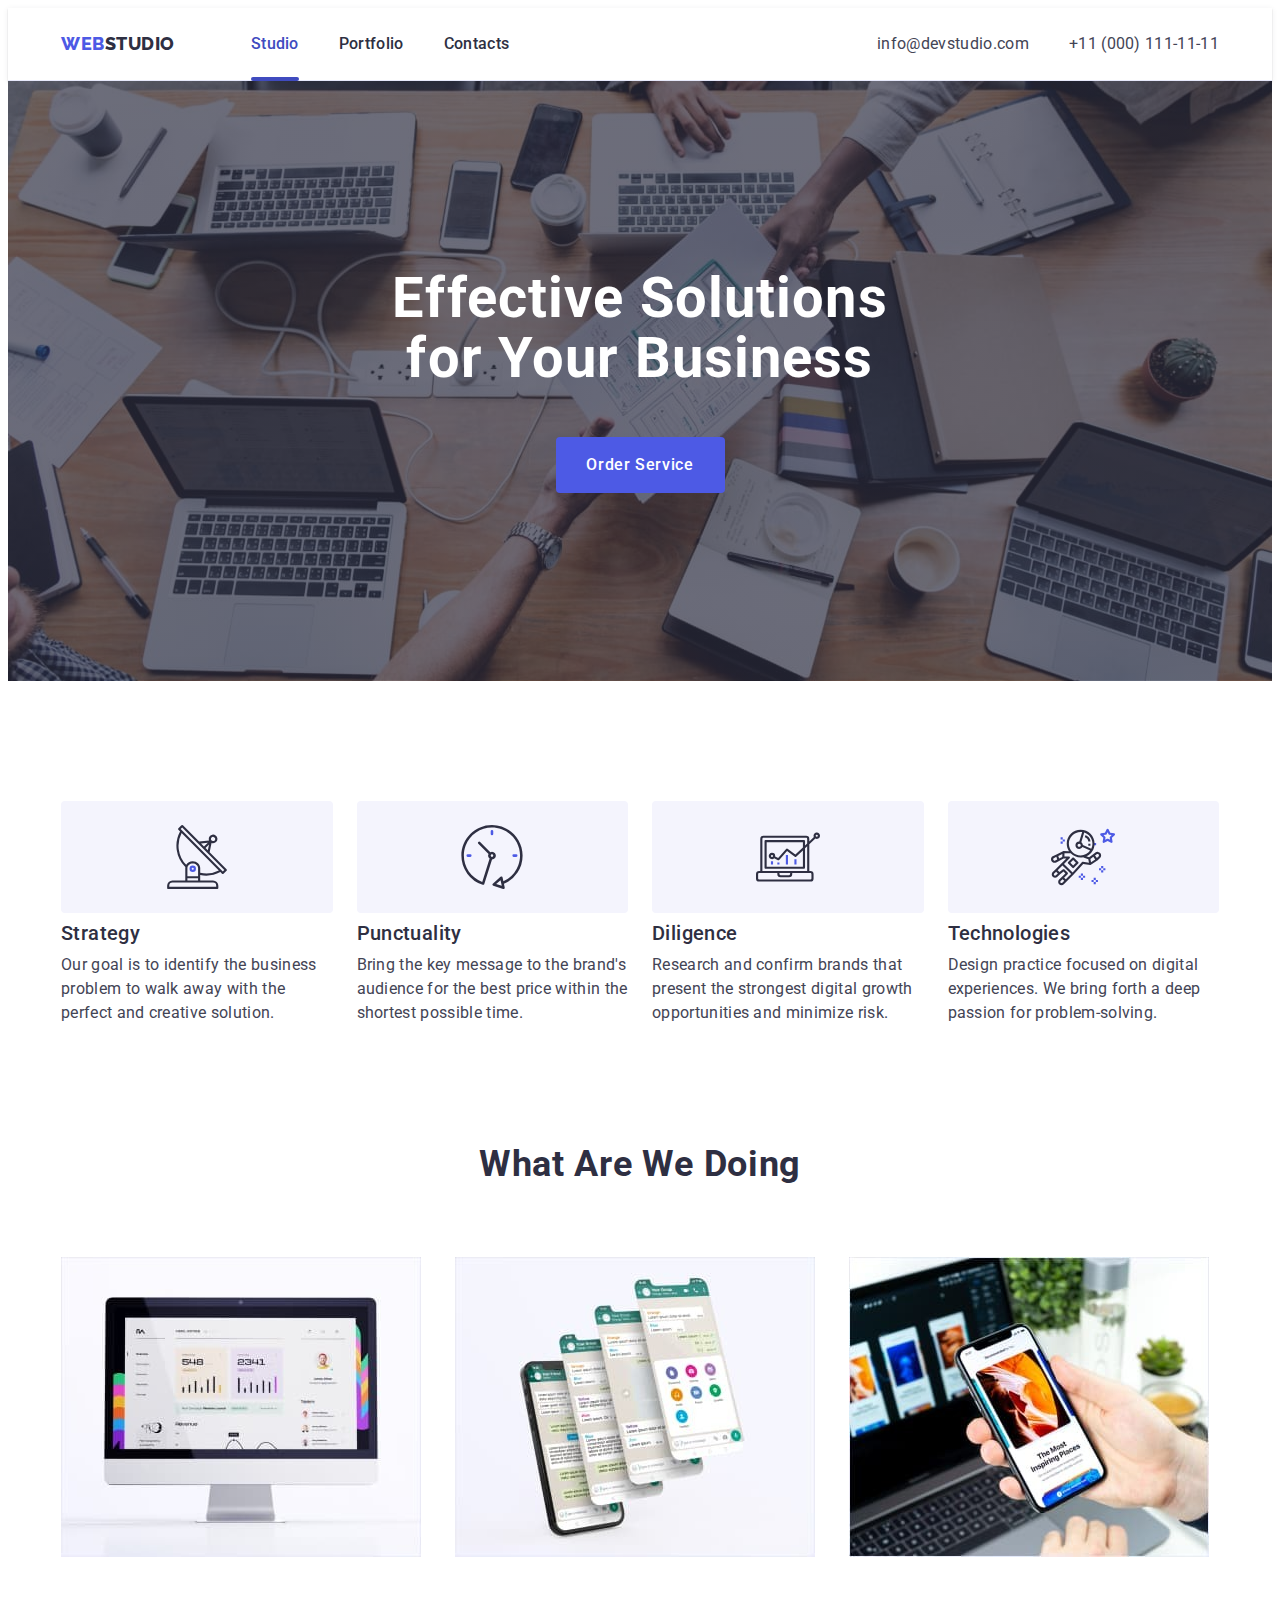
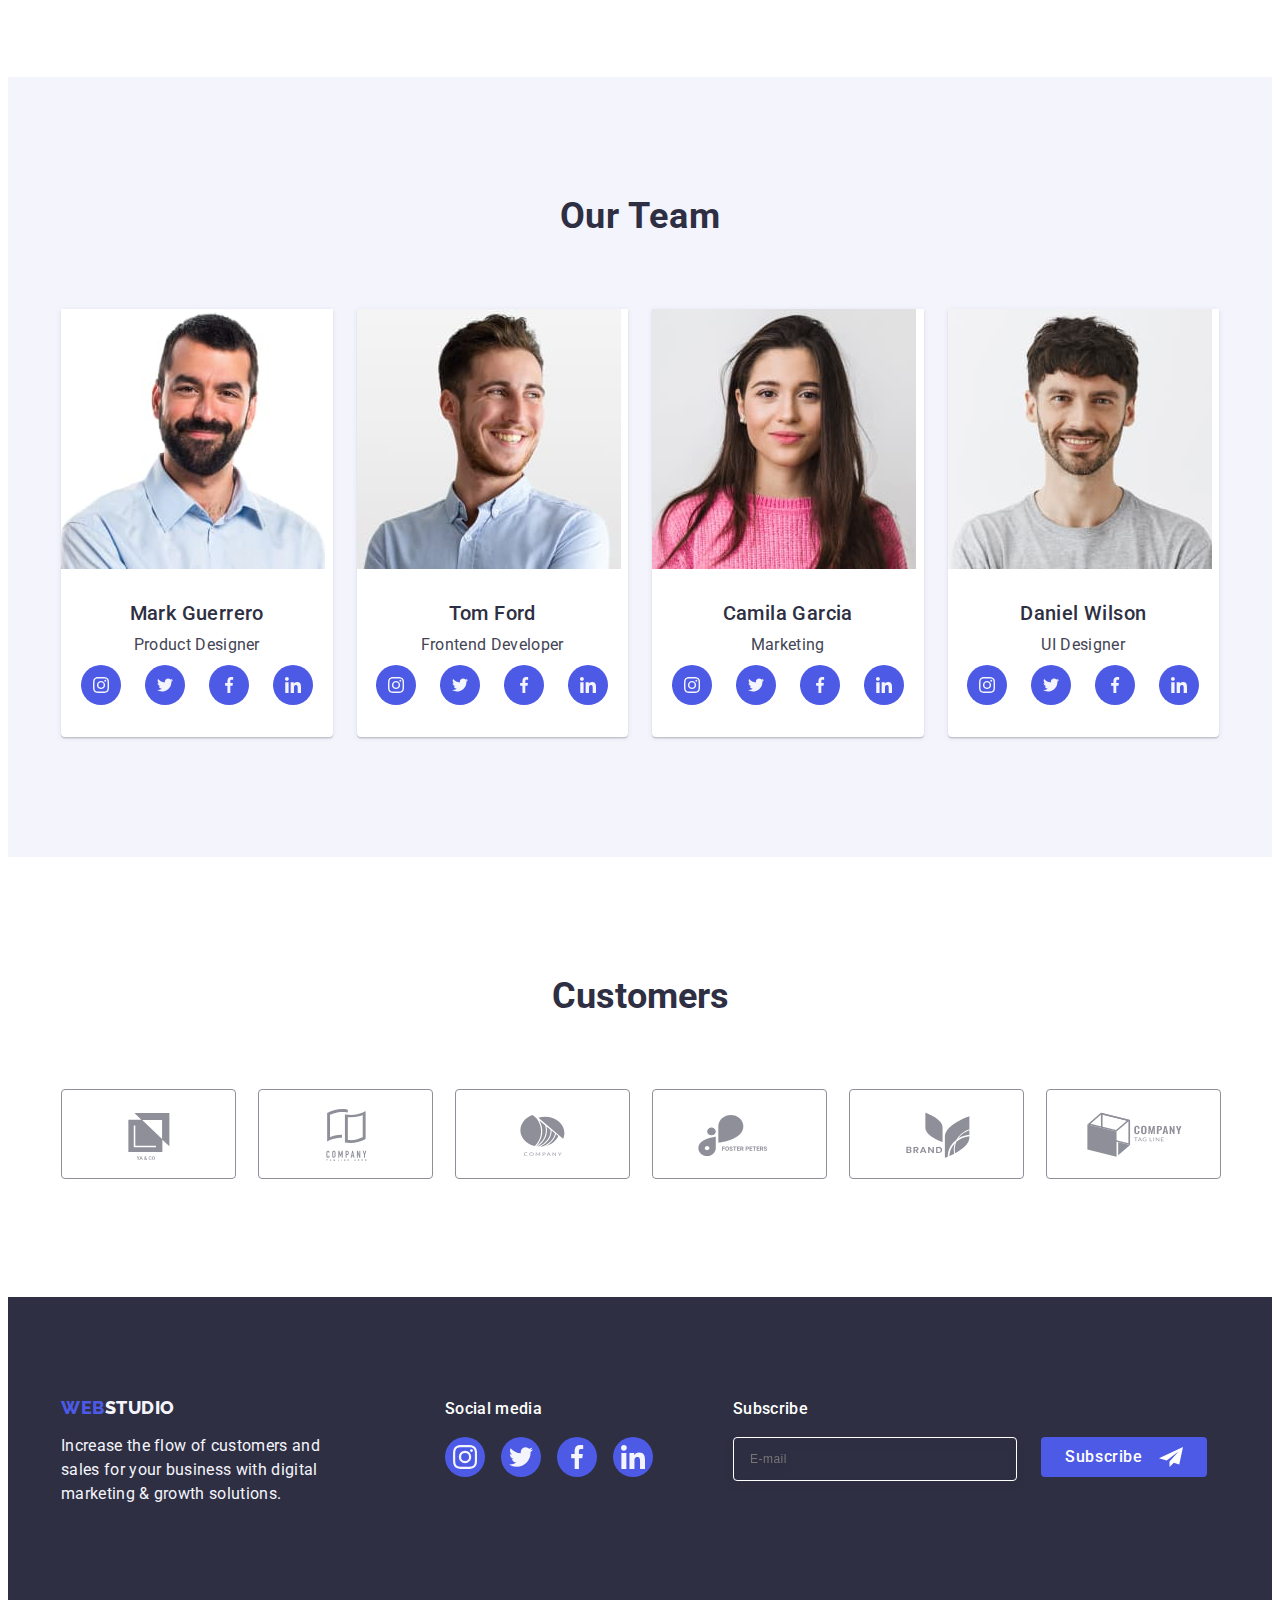
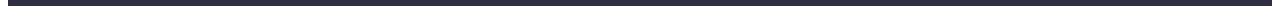
<file: index.html>
<!DOCTYPE html>
<html lang="en">
  <head>
    <meta charset="UTF-8" />
    <meta name="viewport" content="width=device-width, initial-scale=1.0" /> 
    <link rel="stylesheet" href="https://cdnjs.cloudflare.com/ajax/libs/modern-normalize/2.0.0/modern-normalize.min.css" integrity="sha512-4xo8blKMVCiXpTaLzQSLSw3KFOVPWhm/TRtuPVc4WG6kUgjH6J03IBuG7JZPkcWMxJ5huwaBpOpnwYElP/m6wg==" crossorigin="anonymous" referrerpolicy="no-referrer" />
    <link rel="stylesheet" href="./css/styles.css">
    <link rel="preconnect" href="https://fonts.googleapis.com">
   <link rel="preconnect" href="https://fonts.gstatic.com" crossorigin>
   <link href="https://fonts.googleapis.com/css2?family=Raleway:wght@800&family=Roboto:wght@400;500;700;900&display=swap" rel="stylesheet">
   
    <title>Studio</title>
   

  </head>
  <body>
    <header class="header">
      <div class="header-html container">

 <nav class="header-navigation">
        <a href="./index.html" class="header-logo link">Web<span class="header-logo-studio">Studio</span></a>
        <ul class="header-menu-list list">
          <li class="header-menu-item"><a href="./index.html" class="header-menu-link current link">Studio</a></li>
          <li class="header-menu-item"><a  href="./portfolio.html" class="header-menu-link link">Portfolio</a></li>
          <li class="header-menu-item"><a  href="" class="header-menu-link link">Contacts</a></li>
        </ul>
      </nav>       
      <address class="header-address">
        <ul class="header-address-list list">
          <li class="header-address-item">
            <a href="mailto:info@devstudio.com" class="header-address-link link">info@devstudio.com</a>
          </li >
          <li class="header-address-item">
            <a href="tel:+110001111111" class="header-address-link link"> +11 (000) 111-11-11</a></li>
        </ul>
      </address> 
      </div>   
    </header>
    <main class="main-one">
      <!-- Section 1 -->
      
      <section class="section-one">
        <div class="container">
        <h1 class="main-one-title">Effective Solutions for Your Business</h1>
        <button class="section-one-button" type="button" data-modal-open >Order Service</button>
        </div>
      </section>

      <!-- Section 2 -->
      <section class="advantages">
        <div class="container">
        <h2 class="visually-hidden">advantages</h2>
        <ul class="advantages-list list">
        
          <li class="advantages-item">
            <div class="advantages-icon">
              <svg class="icon-antenna" width="64" height="64">
                <use href="./images/icons.svg#icon-antenna-1">
                </use>
              </svg>
            </div>
            <h3 class="advantages-subtitle">Strategy</h3>
            <p class="advantages-text">
              Our goal is to identify the business problem to walk away with the
              perfect and creative solution.
            </p>
          </li>

          <li class="advantages-item"> 
            <div class="advantages-icon">
              <svg class="icon-clock" width="64" height="64">
                <use href="./images/icons.svg#icon-clock-1">

                </use>
              </svg>
            </div>
            <h3 class="advantages-subtitle">Punctuality</h3>
            <p class="advantages-text">
              Bring the key message to the brand's audience for the best price
              within the shortest possible time.
            </p>
          </li>

          <li class="advantages-item">
            <div class="advantages-icon">
              <svg class="icon-diagram" width="64" height="64">
                <use href="./images/icons.svg#icon-diagram-1">

                </use>
              </svg>
            </div>
            <h3 class="advantages-subtitle">Diligence</h3>
            <p class="advantages-text">
              Research and confirm brands that present the strongest digital
              growth opportunities and minimize risk.
            </p>
          </li>
          <li class="advantages-item">
            <div class="advantages-icon">
              <svg class="icon-astronaut" width="64" height="64">
                <use href="./images/icons.svg#icon-astronaut">

                </use>
              </svg>
            </div>
            <h3 class="advantages-subtitle">Technologies</h3>
            <p class="advantages-text">
              Design practice focused on digital experiences. We bring forth a
              deep passion for problem-solving.
            </p>
          </li>
         
        </ul>
        </div>
      </section>

      <!-- Section 3 -->
      <section class="doing">
        <div class="container">
        <h2 class="doing-title">What are we doing</h2>
        <ul class="doing-list list">
          <li class="doing-item">
            <img
              src="./images/monitor.jpg"
              alt="monitor"
              width="360"
              height="300"
            />
          </li>
          <li class="doing-item">
            <img
              src="./images/smartphons.jpg"
              alt="smartphons"
              width="360"
              height="300"
            />
          </li>
          <li class="doing-item">
            <img
              src="./images/smartphon.jpg"
              alt="smartphon"
              width="360"
              height="300"
            />
          </li>
        </ul>
        </div>
      </section>
      <!-- Section 4 -->
      <section class="team">
        <div class="container">
        <h2 class="team-title">Our Team</h2>
        <ul class="team-list list">
          <li class="team-item">
            <img src="./images/mark.jpg" alt="Mark" width="264" height="260" />
             <div class="name">
              <h3 class="team-subtitle">Mark Guerrero</h3>
                <p class="team-text">Product Designer</p>
                  <ul class="team-social list">
                    <li class="team-item-social">
                      <a href="" class="icon-social">
                        <svg class="team-soc" width="16" height="16">
                          <use href="./images/icons.svg#icon-instagram-team">
                          </use>
                        </svg>
                     </a>
                   </li>
                   <li class="team-item-social">
                     <a href="" class="icon-social">
                       <svg class="team-soc" width="16" height="16">
                        <use href="./images/icons.svg#icon-twitter-team">
                        </use>
                       </svg>
                    </a>
                  </li>
                  <li class="team-item-social">
                   <a href="" class="icon-social">
                    <svg class="team-soc" width="16" height="16">
                     <use href="./images/icons.svg#icon-facebook-team">
                     </use>
                   </svg>
                  </a>
                </li>
                <li class="team-item-social">
                <a class="icon-social">
                  <svg class="team-soc" width="16" height="16">
                    <use href="./images/icons.svg#icon-linkedin-team">
                    </use>
                  </svg>
                </a>
              </li>
                 </ul>
             </div>
          </li>
          <li class="team-item">
            <img src="./images/tom.jpg" alt="Tom" width="264" height="260" />
            <div class="name">
            <h3 class="team-subtitle">Tom Ford</h3>
            <p class="team-text">Frontend Developer</p>
             <ul class="team-social list">
              <li class="team-item-social">
                <a href="" class="icon-social">
                  <svg class="team-soc" width="16" height="16">
                    <use href="./images/icons.svg#icon-instagram-team">

                    </use>
                  </svg>
                </a>
              </li>
              <li class="team-item-social">
                <a href="" class="icon-social">
                  <svg class="team-soc" width="16" height="16">
                    <use href="./images/icons.svg#icon-twitter-team">

                    </use>
                  </svg>
                </a>
              </li>
              <li class="team-item-social">
                <a href="" class="icon-social">
                  <svg class="team-soc" width="16" height="16">
                    <use href="./images/icons.svg#icon-facebook-team">

                    </use>
                  </svg>

                </a>
              </li>
              <li class="team-item-social">
                <a class="icon-social">
                  <svg class="team-soc" width="16" height="16">
                    <use href="./images/icons.svg#icon-linkedin-team">

                    </use>

                  </svg>
                </a>
              </li>
            </ul>
            </div>
          </li>
          <li class="team-item">
            <img
              src="./images/camila.jpg"
              alt="Camila"
              width="264"
              height="260"
            />
            <div class="name">
            <h3 class="team-subtitle">Camila Garcia</h3>
            <p class="team-text">Marketing</p>
             <ul class="team-social list">
              <li class="team-item-social">
                <a href="" class="icon-social">
                  <svg class="team-soc" width="16" height="16">
                    <use href="./images/icons.svg#icon-instagram-team">

                    </use>
                  </svg>
                </a>
              </li>
              <li class="team-item-social">
                <a href="" class="icon-social">
                  <svg class="team-soc" width="16" height="16">
                    <use href="./images/icons.svg#icon-twitter-team">

                    </use>
                  </svg>
                </a>
              </li>
              <li class="team-item-social">
                <a href="" class="icon-social">
                  <svg class="team-soc" width="16" height="16">
                    <use href="./images/icons.svg#icon-facebook-team">

                    </use>
                  </svg>

                </a>
              </li>
              <li class="team-item-social">
                <a class="icon-social">
                  <svg class="team-soc" width="16" height="16">
                    <use href="./images/icons.svg#icon-linkedin-team">

                    </use>

                  </svg>
                </a>
              </li>
            </ul>
            </div>
          </li>
          <li class="team-item">
            <img
              src="./images/daniel.jpg"
              alt="Daniel"
              width="264"
              height="260"
            />
            <div class="name">
            <h3 class="team-subtitle">Daniel Wilson</h3>
            <p class="team-text">UI Designer</p>
             <ul class="team-social list">
              <li class="team-item-social">
                <a href="" class="icon-social">
                  <svg class="team-soc" width="16" height="16">
                    <use href="./images/icons.svg#icon-instagram-team">

                    </use>
                  </svg>
                </a>
              </li>
              <li class="team-item-social">
                <a href="" class="icon-social">
                  <svg class="team-soc" width="16" height="16">
                    <use href="./images/icons.svg#icon-twitter-team">

                    </use>
                  </svg>
                </a>
              </li>
              <li class="team-item-social">
                <a href="" class="icon-social">
                  <svg class="team-soc" width="16" height="16">
                    <use href="./images/icons.svg#icon-facebook-team">

                    </use>
                  </svg>

                </a>
              </li>
              <li class="team-item-social">
                <a href= "" class="icon-social">
                  <svg class="team-soc" width="16" height="16">
                    <use href="./images/icons.svg#icon-linkedin-team">

                    </use>

                  </svg>
                </a>
              </li>
            </ul>
            </div>
          </li>
        </ul>
        </div>
      </section>
      <section class="customers">
        <div class="container">
          <h2 class="customers-title">Customers</h2>
          <ul class="customers-list list">
            <li class="customers-item">
              <a href="" class="customers-icon">
                <svg class="icon-one" width="104" height="56">
                  <use href="./images/icons.svg#icon-Logo-1">

                  </use>
                </svg>

              </a>
            </li>
            <li class="customers-item">
               <a href="" class="customers-icon">
                <svg class="icon-one" width="104" height="56">
                  <use href="./images/icons.svg#icon-Logo-2-1">

                  </use>
                </svg>

              </a>
            </li>
           <li class="customers-item">
             <a href="" class="customers-icon">
                <svg class="icon-one" width="104" height="56">
                  <use href="./images/icons.svg#icon-Logo-3-1">

                  </use>
                </svg>

              </a>
           </li>
           <li class="customers-item">
             <a href="" class="customers-icon">
                <svg class="icon-one" width="104" height="56">
                  <use href="./images/icons.svg#icon-Logo-4-1">

                  </use>
                </svg>

              </a>
           </li>
           <li class="customers-item">
             <a href="" class="customers-icon">
                <svg class="icon-one" width="104" height="56">
                  <use href="./images/icons.svg#icon-Logo-5-1">

                  </use>
                </svg>

              </a>
           </li>
           <li class="customers-item">
             <a href="" class="customers-icon">
                <svg class="icon-one" width="104" height="56">
                  <use href="./images/icons.svg#icon-Logo-6-1">

                  </use>
                </svg>

              </a>
           </li>



          </ul>
        </div>
      </section>
    </main>

   <footer class="footer">
    <div class="container footer-container">
      <div class="footer-container-webstudio">
      <a class="footer-link link" href="./index.html">Web<span class="footer-link-studio">Studio</span></a>
      <p class="footer-text">
        Increase the flow of customers and sales for your business with digital
        marketing & growth solutions.
      </p>
      </div>
      <div class="footer-social">
        <p class="footer-social-text">Social media</p>
        <ul class="footer-social-list list">
          <li class="footer-social-item">
            <a href="" class="footer-icons">
              <svg class="footer-social-icons" width="24" height="24">
                <use href="./images/icons.svg#icon-instagram-2">
                </use>
              </svg>
            </a>
          </li>
          <li class="footer-social-item">
            <a  href="" class="footer-icons">
              <svg class="footer-social-icons" width="24" height="24">
                <use href="./images/icons.svg#icon-twitter-1">
                </use>
              </svg>
            </a>
          </li>
          <li class="footer-social-item">
            <a href="" class="footer-icons">
              <svg class="footer-social-icons" width="24" height="24">
                <use href="./images/icons.svg#icon-facebook-1">
                </use>
              </svg>
            </a>
          </li>
          <li class="footer-social-item">
         <a href="" class="footer-icons">
              <svg class="footer-social-icons" width="24" height="24">
                <use href="./images/icons.svg#icon-linkedin-1">
                </use>
              </svg>
            </a>    
          </li>
        </ul>
      </div>
      <div class="subscribe">
        <p class="subscribe-text">Subscribe</p>
        <form class="subscribe-form">
          <label class="subscribe-label">
            <input  class="subscribe-input" name="emailaddress" type="email" placeholder="E-mail" /></label>
            <button class="subscribe-button" type="submit">Subscribe
<svg class="subscribe-svg" width="24" height="24">
  <use href="./images/icons.svg#icon-Frame">

  </use>

</svg>
            </button>
        </form>

      </div>
    
      </div>
    </footer>
    <div class="backdrop is-hidden" data-modal>
<div class="modal-window">
  <button class="modal-close-btn" type="button" data-modal-close>

  <svg class="modal-svg" width="8" height="8">
    <use href="./images/icons.svg#icon-modal">

    </use>

  </svg>

  </button>
  <p class="modal-text">Leave your contacts and we will call you back


  </p>

  <form>
    <div class="modal-input">
     <label class="form-label" for="user-name">Name</label>
      <div class="form-input-svg">
      <input class="form-input" id="user-name" name="user-name" type="text" />
       <svg class="form-svg" width="18" height="24">
        <use class="use-person" href="./images/icons.svg#icon-person-black">
        </use>
       </svg>
     </div>
    </div> 


 <div class="modal-input">
     <label class="form-label" for="user-phone">Phone
     </label>
      <div class="form-input-svg">
      <input class="form-input" id="user-phone" name="user-phone" type="text" />
       <svg class="form-svg" width="18" height="24">
        <use href="./images/icons.svg#icon-phone-black">
        </use>
       </svg>
     </div>
    </div>

    <div class="modal-input">
     <label class="form-label" for="user-email">Email</label>
      <div class="form-input-svg">
      <input class="form-input" id="user-email" name="user-email" type="text" />
       <svg class="form-svg" width="18" height="24">
        <use href="./images/icons.svg#icon-email-black">
        </use>
       </svg>
     </div>
    </div>

    <div class="modal-comments">
      <label class="form-label" for="user-comment">Comment</label>
<textarea  class="textarea" name="user-comment" id="user-comment" cols="30" rows="10" placeholder="Text input" ></textarea>

    </div>

    <div class="div-checkbox">
      <input  type="checkbox" class="input-checkbox visually-hidden" name="user-privacy" id="user-privacy" value="true">
      <label  class="label-checkbox" for="user-privacy"><span class="span-checkbox"><svg width="10" height="8">
          <use href="./images/icons.svg#icon-Vector">

          </use>
        </svg></span>I accept the terms and conditions of the
              
     
  
    
      <a  class="checkbox-link" href="">Privacy Policy</a>
     </label>

    </div>
    <button class="form-btn">Send

    </button>
  </form>

</div>
    </div>
    <script src="./js/modal.js"></script> 

      
  </body>
</html>
</file>
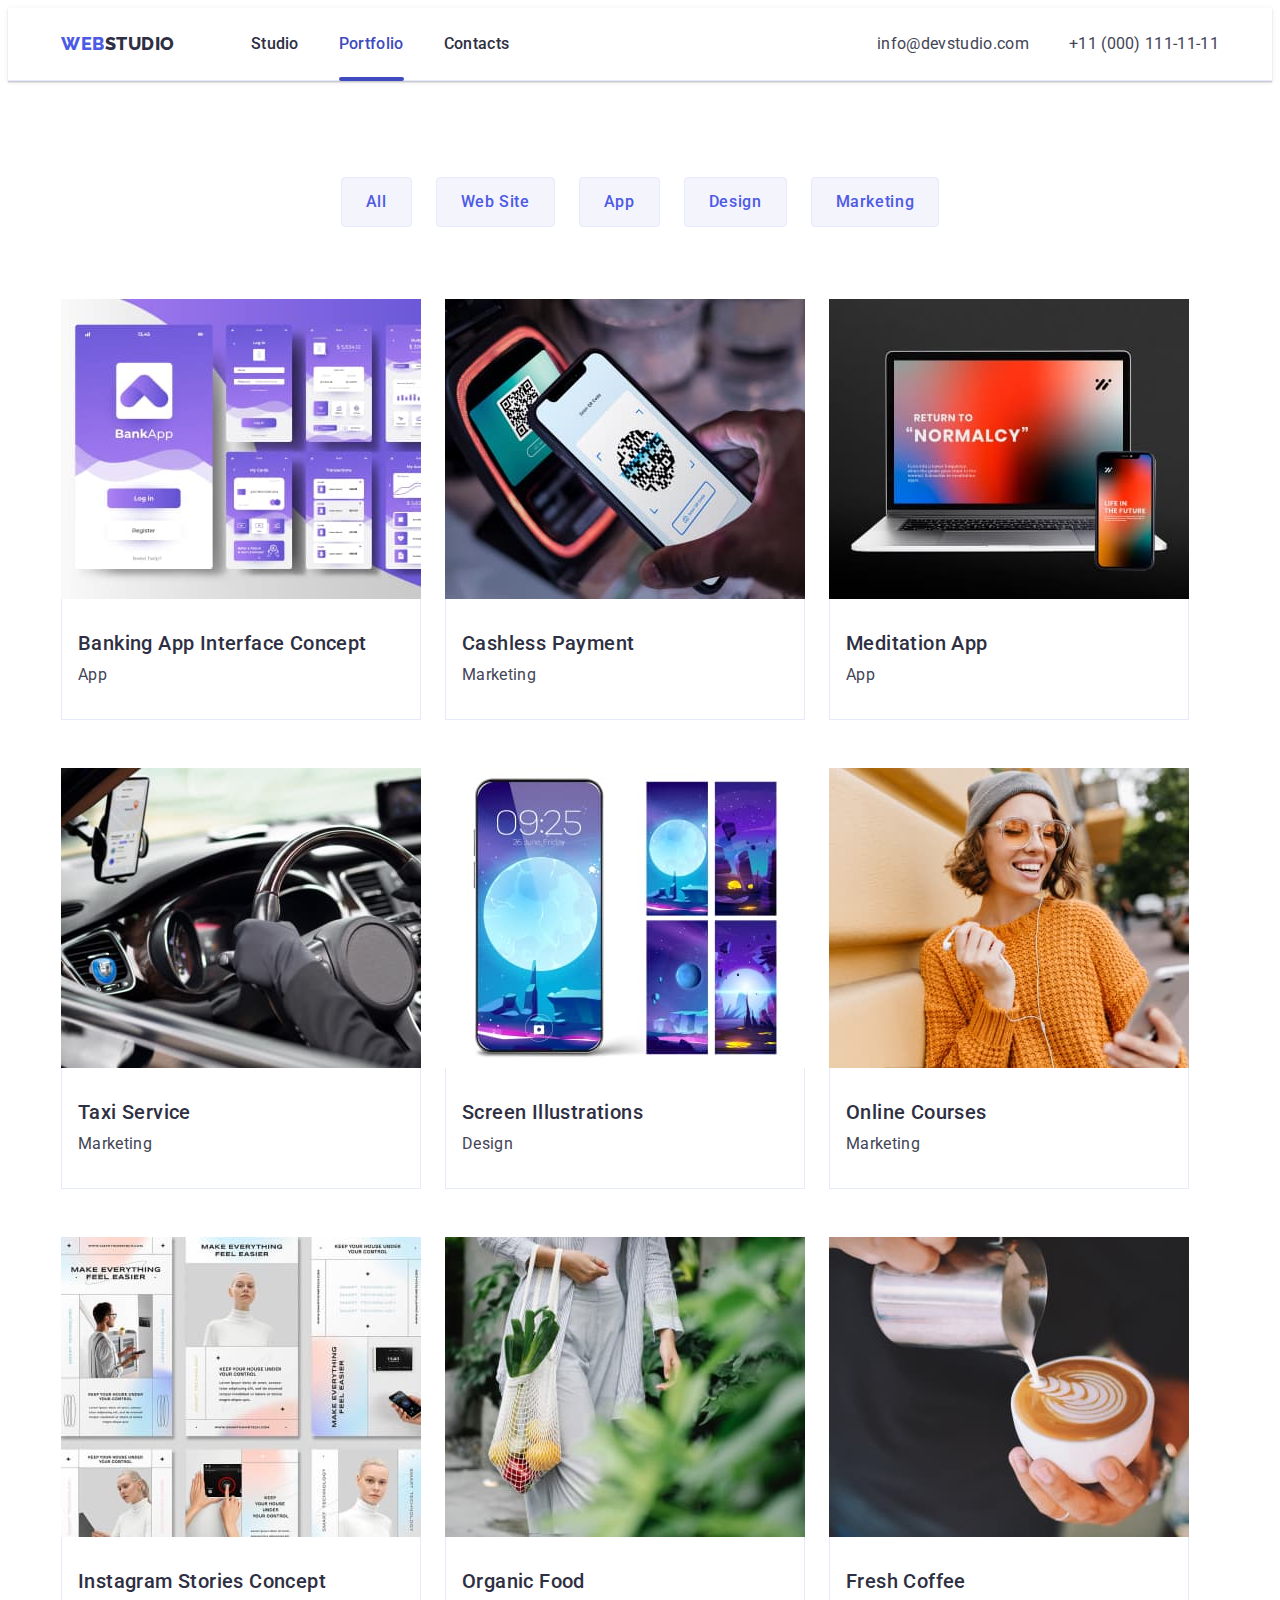
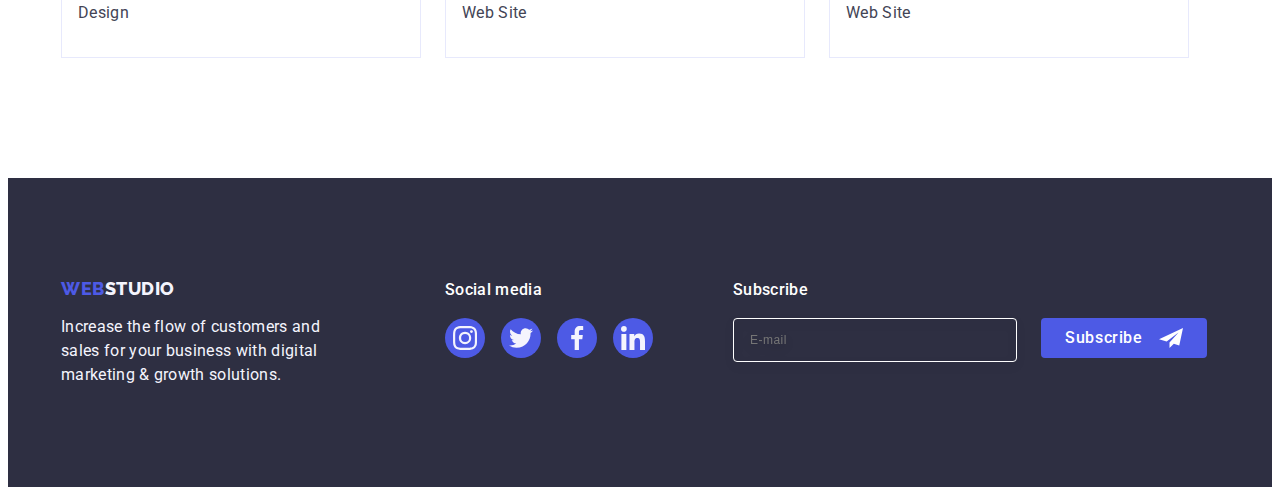
<file: portfolio.html>
<!DOCTYPE html>
<html lang="en">
<head>
    <meta charset="UTF-8">
    <meta name="viewport" content="width=device-width, initial-scale=1.0">
<link rel="stylesheet" href="https://cdnjs.cloudflare.com/ajax/libs/modern-normalize/2.0.0/modern-normalize.min.css" integrity="sha512-4xo8blKMVCiXpTaLzQSLSw3KFOVPWhm/TRtuPVc4WG6kUgjH6J03IBuG7JZPkcWMxJ5huwaBpOpnwYElP/m6wg==" crossorigin="anonymous" referrerpolicy="no-referrer" />
    <link rel="stylesheet" href="./css/styles.css">
    <link rel="preconnect" href="https://fonts.googleapis.com">
   <link rel="preconnect" href="https://fonts.gstatic.com" crossorigin>
   <link href="https://fonts.googleapis.com/css2?family=Raleway:wght@800&family=Roboto:wght@400;500;700&display=swap" rel="stylesheet">
    <title>Portfolio</title>
  
</head>
<body>
    <header class="header">
      <div class="container-nav-portfolio container">
      <nav class="header-navigation">
        <a href="./portfolio.html" class="header-logo link">Web<span class="header-logo-studio">Studio</span></a>
        <ul class="header-menu-list list">
          <li class="header-menu-item"><a href="./index.html" class="header-menu-link link">Studio</a></li>
          <li class="header-menu-item"><a  href="./portfolio.html" class="header-menu-link current link">Portfolio</a></li>
          <li class="header-menu-item"><a  href="" class="header-menu-link link">Contacts</a></li>
        </ul>
      </nav>       
      <address class="header-address">
        <ul class="header-address-list list">
          <li class="header-address-item">
            <a href="mailto:info@devstudio.com" class="header-address-link link">info@devstudio.com</a>
          </li >
          <li class="header-address-item">
            <a href="tel:+110001111111" class="header-address-link link"> +11 (000) 111-11-11</a></li>
        </ul>
      </address> 
      </div>  
    </header>
    <main class="main">
       
        <!-- section 1 -->
        <section class="hero">
          <div class="container">
           <h1  class="visually-hidden">buttons</h1>
        <ul class="section-button-list list">
            <li class="button-item"><button class="button-all" type="button">All</button></li>
            <li class="button-item"><button class="button-all" type="button">Web Site</button></li>
            <li class="button-item"><button class="button-all" type="button">App</button></li>
            <li class="button-item"><button class="button-all" type="button">Design</button></li>
            <li class="button-item"><button class="button-all" type="button">Marketing</button></li>
        </ul>        
    
        
        <!-- Section 2 -->
    
            <ul class="main-section-list list">
                <li class="main-section-item">
                    <a class="main-section-link link" href="">
                   <div class="main-section-image"><img src="./images/stepbystep.jpg" alt="screens" width="360" height="300"> 
    <p class="main-section-paragraf">14 Stylish and User-Friendly App Design Concepts · Task Manager App · Calorie Tracker App · Exotic Fruit Ecommerce App · Cloud Storage App</p></div>
                <div class="container-hp"><h2 class="section-picture-title">Banking App Interface Concept</h2>
            <p class="section-picture-text">App</p></div></a>
                </li>

                <li class="main-section-item">
                  <a class="main-section-link link" href="">
                    <div class="main-section-image"><img src="./images/twosmartphons.jpg" alt="smartphons" width="360" height="300">
      <p class="main-section-paragraf">14 Stylish and User-Friendly App Design Concepts · Task Manager App · Calorie Tracker App · Exotic Fruit Ecommerce App · Cloud Storage App</p></div>

               <div class="container-hp"><h2 class="section-picture-title">Cashless Payment</h2>
            <p class="section-picture-text">Marketing</p></div></a></li>

                <li class="main-section-item">
                  <a class="main-section-link link" href="">
                    <div class="main-section-image"><img src="./images/laptop.jpg" alt="laptop" width="360" height="300">
     <p class="main-section-paragraf">14 Stylish and User-Friendly App Design Concepts · Task Manager App · Calorie Tracker App · Exotic Fruit Ecommerce App · Cloud Storage App</p></div>
                 
                    <div class="container-hp"><h2 class="section-picture-title">Meditation App</h2>
                    <p class="section-picture-text">App</p></div></a></li>

                <li class="main-section-item">
                  <a class="main-section-link link" href="">
                    <div class="main-section-image"><img src="./images/carinside.jpg" alt="carinside" width="360" height="300">
<p class="main-section-paragraf">14 Stylish and User-Friendly App Design Concepts · Task Manager App · Calorie Tracker App · Exotic Fruit Ecommerce App · Cloud Storage App</p></div>

                <div class="container-hp"><h2 class="section-picture-title">Taxi Service</h2>
                <p class="section-picture-text">Marketing</p></div></a></li>

                <li class="main-section-item">
                  <a class="main-section-link link" href="">
                    <div class="main-section-image"><img src="./images/smartphonscreen.jpg" alt="smartphonscreen" width="360" height="300">
    <p class="main-section-paragraf">14 Stylish and User-Friendly App Design Concepts · Task Manager App · Calorie Tracker App · Exotic Fruit Ecommerce App · Cloud Storage App</p></div>

                    <div class="container-hp"><h2 class="section-picture-title">Screen Illustrations</h2>
                    <p class="section-picture-text">Design</p></div></a></li>

                <li class="main-section-item">
                  <a class="main-section-link link" href="">
                    <div class="main-section-image"><img src="./images/girl.jpg" alt="girl" width="360" height="300">
    <p class="main-section-paragraf">14 Stylish and User-Friendly App Design Concepts · Task Manager App · Calorie Tracker App · Exotic Fruit Ecommerce App · Cloud Storage App</p></div>

                    <div class="container-hp"><h2 class="section-picture-title">Online Courses</h2>
                    <p class="section-picture-text">Marketing</p></div></a></li>

                <li class="main-section-item">
                  <a class="main-section-link link" href="">
                    <div class="main-section-image"><img src="./images/instagram.jpg" alt="screens" width="360" height="300">
  <p class="main-section-paragraf">14 Stylish and User-Friendly App Design Concepts · Task Manager App · Calorie Tracker App · Exotic Fruit Ecommerce App · Cloud Storage App</p></div>

                    <div class="container-hp"><h2 class="section-picture-title">Instagram Stories Concept</h2>
                    <p class="section-picture-text">Design</p></div></a></li>
 
                <li class="main-section-item">
                  <a class="main-section-link link" href="">
                    <div class="main-section-image"><img src="./images/food.jpg" alt="food" width="360" height="300">
     <p class="main-section-paragraf">14 Stylish and User-Friendly App Design Concepts · Task Manager App · Calorie Tracker App · Exotic Fruit Ecommerce App · Cloud Storage App</p></div>

                    <div class="container-hp"><h2 class="section-picture-title">Organic Food</h2>
                    <p class="section-picture-text">Web Site</p></div></a></li>

                <li class="main-section-item">
                  <a class="main-section-link link" href="">
                    <div class="main-section-image"><img src="./images/coffee.jpg" alt="coffee" width="360" height="300">
      <p class="main-section-paragraf">14 Stylish and User-Friendly App Design Concepts · Task Manager App · Calorie Tracker App · Exotic Fruit Ecommerce App · Cloud Storage App</p></div>

                    <div class="container-hp"><h2 class="section-picture-title">Fresh Coffee</h2>
                    <p class="section-picture-text">Web Site</p></div></a></li>
            </ul>
          </div>
      
        </section>
        
    </main>
   
 <footer class="footer">
    <div class="container footer-container">
      <div class="footer-container-webstudio">
      <a class="footer-link link" href="./index.html">Web<span class="footer-link-studio">Studio</span></a>
      <p class="footer-text">
        Increase the flow of customers and sales for your business with digital
        marketing & growth solutions.
      </p>
      </div>
      <div class="footer-social">
        <p class="footer-social-text">Social media</p>
        <ul class="footer-social-list list">
          <li class="footer-social-item">
            <a href="" class="footer-icons">
              <svg class="footer-social-icons" width="24" height="24">
                <use href="./images/icons.svg#icon-instagram-2">
                </use>
              </svg>
            </a>
          </li>
          <li class="footer-social-item">
            <a  href="" class="footer-icons">
              <svg class="footer-social-icons" width="24" height="24">
                <use href="./images/icons.svg#icon-twitter-1">
                </use>
              </svg>
            </a>
          </li>
          <li class="footer-social-item">
            <a href="" class="footer-icons">
              <svg class="footer-social-icons" width="24" height="24">
                <use href="./images/icons.svg#icon-facebook-1">
                </use>
              </svg>
            </a>
          </li>
          <li class="footer-social-item">
         <a href="" class="footer-icons">
              <svg class="footer-social-icons" width="24" height="24">
                <use href="./images/icons.svg#icon-linkedin-1">
                </use>
              </svg>
            </a>    
          </li>
        </ul>
      </div>
      <div class="subscribe">
        <p class="subscribe-text">Subscribe</p>
        <form class="subscribe-form">
          <label class="subscribe-label">
            <input  class="subscribe-input" name="emailaddress" type="email" placeholder="E-mail" /></label>
            <button class="subscribe-button" type="submit">Subscribe
<svg class="subscribe-svg" width="24" height="24">
  <use href="./images/icons.svg#icon-Frame">

  </use>

</svg>
            </button>
        </form>

      </div>
    
      </div>
    </footer>


 <div class="modal is-hidden" data-modal="">
<div class="modal-window">
  <button class="modal-button" type="button" data-modal-close="">

  <svg class="modal-svg" width="8" height="8">
    <use href="">

    </use>

  </svg>

  </button>

</div>
    </div>
 <script src="./js/modal.js"></script>
</body>
</html>
</file>
<file: css/styles.css>
:root{--primary-font: 'Roboto', sans-serif; --logo-font: 'Raleway', sans-serif;

    --color-slate: #434455;
    --color-navyblue:#2E2F42;
    --color-white: #FFFFFF;
    --color-iris: #4D5AE5;
    --color-cloud: #F4F4FD;
    --color-ocean: #404BBF;
    --color-green:#31d0aa;
    --color-ligth-slate:#8e8f99;
    --color-cornflower:#e7e9fc;
    --color-navy-blue-modal:#2e2f42;
    --color-grey:#2e2f42;
    --color-dairy:#fcfcfc;

}

.container { 
width: 1158px;
margin:0 auto;
padding-left:15px; 
padding-right:15px; 
  
}
 


.visually-hidden {
position: absolute;
width: 1px;
height: 1px;
margin: -1px;
border: 0;
padding: 0;
white-space: nowrap;
clip-path: inset(100%);
clip: rect(0 0 0 0);
overflow: hidden;
}



body {
    font-family:
        'Roboto', sans-serif;
    color:var(--color-slate);
    background-color: var(--color-white);
}

img {display:block;}

.list {
list-style: none;
}
.link {
 text-decoration: none;}
 p,
 h1,
 h2,
 h3,
 h4,
 h5,
 h6 {
    margin-top: 0;
    margin-bottom: 0;
 }

 ul, li {margin-top: 0;
    margin-bottom: 0;
    padding-left: 0;
}
/* ----------------HEADER-------------------------- */

.header{border-bottom: 1px solid var(--color-cornflower);
 box-shadow: 0px 2px 1px rgba(46, 47, 66, 0.08), 0px 1px 1px rgba(46, 47, 66, 0.16), 0px 1px 6px rgba(46, 47, 66, 0.08); }

.header-logo{color:var(--color-iris);
    font-family: "Raleway", sans-serif;
    font-size: 18px;
    font-weight: 800;
    line-height: 1.17;
    letter-spacing: 0.03em;
    text-transform: uppercase;
    margin-right:76px;
    }

.header-logo-studio{color:var(--color-grey);
}
.header-menu-link {color:var(--color-grey);
    font-size: 16px;
    font-weight: 500;
    line-height: 1.5;
    letter-spacing: 0.02em;
    padding: 24px 0;
    display:block;
     position: relative;
    color: var(--color-navyblue);
    transition: color 250ms cubic-bezier(0.4, 0, 0.2, 1);}
.current{
    color:#404BBF;
}

.current::after{
    content: "";
    position: absolute; 
    left: 0;
     bottom: -1px; 
      height: 4px; 
      background-color: var(--color-ocean); 
      border-radius: 2px; 
      width: 100%;
}

    address{
        margin-left: auto;
        font-style:normal;}

.header-menu-link:hover{color: var(--color-ocean);}
.header-menu-link:focus{color: var(--color-ocean);}


.header-address-link:hover{color: var(--color-ocean);}
.header-address-link:focus{color:var(--color-ocean);} 

.header-navigation
{display:flex;
align-items:center; 
}
.header-menu-list .list{

}

.header-menu-item
{
}

.header-address-list
{display:flex;
gap: 40px;}

.header-html {
display:flex;
align-items: center;
}
   
    
.header-menu-list{
    display:flex;
    gap: 40px;
}

.header-address-link{
    transition: color 250ms cubic-bezier(0.4, 0, 0.2, 1); }

    /* --------------hero-BUTTONS------------------------ */



.section-one {
    background-color:var(--color-navy-blue-modal);
    padding: 188px 0;
    background-image: linear-gradient(rgba(46, 47, 66, 0.7), 
rgba(46, 47, 66, 0.7)), url(../images/peopleoffice.jpg);
    max-width: 1440px;
    background-repeat: no-repeat;
    background-position: center;
    background-size: cover; 
    margin: 0 auto;

}




    .main-one-title{color:var(--color-white);
        text-align: center;
        font-size: 56px;
        line-height: 1.07;
        letter-spacing: 0.02em;
        max-width: 496px;
        margin-bottom: 48px;
        margin-left: auto;
        margin-right: auto;}





   
        .section-one-button{color:var(--color-white);
            font-size: 16px;
            font-family:inherit;
            font-weight: 500;
            line-height: 1.5;
            letter-spacing: 0.04em;
        background-color: var(--color-iris);
        cursor: pointer;
        min-width: 169px;
        height: 56px;
        border:none;
        border-radius: 4px;
        display: block;
        margin-left: auto;
        margin-right: auto;
         transition: background-color 250ms cubic-bezier(0.4, 0, 0.2, 1);
     }

        .section-one-button:hover{background-color: var(--color-ocean);}
        .section-one-button:focus{background-color: var(--color-ocean);}

                

        /*------------------ SECTION-TWO----------------- */

        .advantages{
            padding: 120px 0;
        }

.advantages-subtitle{color:var(--color-grey);
    font-size: 20px;
    font-weight: 500;
    line-height: 1.2;
    letter-spacing: 0.02em;
    margin-bottom:8px;}


.advantages-text{

    font-size: 16px;
    line-height: 1.5;
    letter-spacing: 0.02em;}

    .advantages-list{
        display:flex;
        gap: 24px;  
    }
    .advantages-item
    {width: calc((100% - 72px) / 4);
    }

    .advantages-icon{
       display: flex; 
       align-items: center;
         justify-content: center; 
          height: 112px;
         background-color: var(--color-cloud);
        border-radius: 4px;
          margin-bottom: 8px;  
    }

    /* SECTION------THREE----DOING----- */

    .doing{padding-bottom: 120px;}

    .doing-title{color:var(--color-navy-blue-modal);
        text-align: center;
    
        font-size: 36px;
        line-height: 1.11;
        letter-spacing: 0.02em;
        text-transform: capitalize;
        margin-bottom: 72px;}

    .doing-list {display: flex;
    gap: 24px;}

    .doing-item
    {width: calc((100% - 48px) / 3);
        
    }

        /* SECTION ----FOUR--- OUR--TEAM---- */

    .team{background-color:var(--color-cloud);
    padding:120px 0;}

 .team-title{color:var(--color-navy-blue-modal);
    text-align: center;
    font-size: 36px;
    line-height: 1.11;
    letter-spacing: 0.02em;
    text-transform: capitalize;
    margin-bottom: 72px;
}

    .team-item{background-color:var(--color-white);
    border-radius: 0px 0px 4px 4px;
    width: calc((100% - 72px) / 4);
    box-shadow: 0px 1px 6px rgba(46, 47, 66, 0.08), 0px 1px 1px rgba(46, 47, 66, 0.16), 0px 2px 1px rgba(46, 47, 66, 0.08);
}

    .team-subtitle{
        color: var(--color-grey);
        text-align: center;
        font-size: 20px;
        font-weight: 500;
        line-height: 1.2;
        letter-spacing: 0.02em;
        margin-bottom: 8px;}

      .team-text{line-height: 1.5;
        letter-spacing: 0.02em;
        text-align:center;
        margin-bottom: 8px;}

        .team-list {
            display:flex;
            gap:24px;
        }
        .name{
            padding: 32px 0;
        }
        .team-social{
           display: flex;
            justify-content: center; 
           gap: 24px; 

        }

        .team-item-social{
         width: 40px;
         height: 40px;
        }


    .icon-social{
        width: 100%;
        height: 100%;
        background-color: var(--color-iris);
        border-radius: 50%;
        display: flex; 
        align-items: center;
        justify-content: center; 
         transition: background-color 250ms cubic-bezier(0.4, 0, 0.2, 1); 
    }
    .icon-social:hover, .icon-social:focus {background-color: #404bbf;}
    


    .team-soc{
     fill: var(--color-cloud);
    }
     
    


        /* SECTION----CUSTOMERS------ */

        .customers{
        padding-top: 120px;
         padding-bottom: 120px; }

         .customers-title{
            font-size: 36px;
            line-height: 1.11;
            color: var(--color-grey);
            margin-bottom: 72px;
            text-align: center;
         }
         .customers-list{
            display: flex;
            gap: 24px;
         }

.customers-item{
width: calc((100% - 120px) / 6);
height: 88px;
}
.customers-icon{
   width: 100%;
   height: 100%;
   border: 1px solid  var(--color-ligth-slate);
   border-radius: 4px;
   display: flex;
   align-items: center; 
    justify-content: center; 
    color: var(--color-ligth-slate);
    transition: border-color 250ms cubic-bezier(0.4, 0, 0.2, 1), color 250ms cubic-bezier(0.4, 0, 0.2, 1); 
}

.customers-icon:hover{color: #404bbf;  border-color: #404bbf;}
.customers-icon:focus{color: #404bbf;  border-color: #404bbf;}

    


.icon-one{
    fill: currentColor;
}



/* ----------FOOTER--------------- */


.footer{
    background: var(--color-navy-blue-modal);
    padding: 100px 0;}

.footer-container{
    display: flex;
    align-items: baseline;

}
.footer-container-webstudio{
 margin-right: 120px;
}

.footer-social{



}

.footer-social-text{
    font-weight: 500;
    font-size: 16px;
    line-height: 1.5;
    letter-spacing: 0.02em;
    color:var(--color-white);
    margin-bottom: 16px; 
}
.footer-social-list{
    display: flex; 
     gap: 16px; 
}

.footer-social-item{
    width: 40px;
    height: 40px;
}

.footer-link {
    color:var(--color-iris);
    font-family: "Raleway", sans-serif;
    font-size: 18px;
    font-weight: 800;
    line-height: 1.17;
    letter-spacing: 0.03em;
    text-transform: uppercase;
    display: inline-block;
    margin-bottom: 16px;

}

.footer-link-studio{
    color: var(--color-cloud);
}
.footer-text{color:var(--color-cloud);
    font-size: 16px;
    line-height: 1.5;
    letter-spacing: 0.02em;
    max-width: 264px;}


.footer-icons{
   width: 100%;
   height: 100%;
   background-color: var(--color-iris);
   border-radius: 50%;
   display: flex;
   align-items: center; 
   justify-content: center;
   transition: background-color 250ms cubic-bezier(0.4, 0, 0.2, 1); 
}

.footer-icons:hover{background-color: #31d0aa;}
.footer-icons:focus{background-color: #31d0aa;}

.footer-social-icons{
    fill: var(--color-cloud);
}

.subscribe-text {
    margin-bottom: 16px;
    font-weight: 500; 
    font-size: 16px;
    line-height: 1.5;
    letter-spacing: 0.02em;
    color: var(--color-white)
}

.subscribe-form{
    display: flex;
    gap: 24px;
   

}

.subscribe-input 
{
    width: 264px;
    height: 40px;
    border: 1px solid #ffffff;
    background-color: transparent;
    font-size: 12px;
    line-height: 1.5;
    letter-spacing: 0.04em;
    padding-left: 16px;
    filter: drop-shadow(0px 4px 4px rgba(0, 0, 0, 0.15));
    border-radius: 4px;
    color: #ffffff;

}

input::placeholder
{
    color #ffffff;
}
.subscribe-button{
    color: var(--white, #FFF);
        text-align: center;
        font-size: 16px;
        font-weight: 500;
        line-height: 1.5;
        letter-spacing: 0.04em;
        font-family: "Roboto", sans-serif;
        display: inline-flex;
            padding: 8px 24px;
            justify-content: center;
            align-items: center;
           
            border-radius: 4px;
            background: var(--color-iris);
            cursor: pointer;
            border: none;
            min-width: 165px;
            height: 40px;
            display: flex;
    
}

.subscribe-svg{
    margin-left: 16px;
}
.subscribe{
     margin-left: 80px;
}


/*-----------------PORTFOLIO---------------------------- */

/* ----------------HEADER------------------------------- */

.header-address-link {color:var(--color-slate);

    font-size: 16px;
    font-weight: 400;
    line-height: 1.5;
    letter-spacing: 0.02em;}


 .container-nav-portfolio{
    display:flex;
   align-items: center; 
 }

/* MAIN SECTION-----BUTTONS---------------------- */
.button-all {
    color: var(--color-iris);
    font-family:inherit;
    font-size: 16px;
    font-weight: 500;
    line-height: 1.5;
    letter-spacing: 0.04em;
    background-color: var(--color-cloud);
    cursor: pointer;
    padding: 12px 24px;
    border: 1px solid var(--color-cornflower);
    border-radius: 4px;
    text-align: center;
    transition: color 250ms cubic-bezier(0.4, 0, 0.2, 1), background-color 250ms cubic-bezier(0.4, 0, 0.2, 1), border-color 250ms cubic-bezier(0.4, 0, 0.2, 1), box-shadow 250ms cubic-bezier(0.4, 0, 0.2, 1);}



.button-all:hover {color: var(--color-white); background-color:var(--color-ocean); border: 1px solid transparent;  box-shadow: 0px 3px 1px rgba(0, 0, 0, 0.1), 0px 2px 1px rgba(0, 0, 0, 0.08), 0px 2px 2px rgba(0, 0, 0, 0.12);}
.button-all:focus {color: var(--color-white); background-color:var(--color-ocean); border: 1px solid transparent; box-shadow: 0px 3px 1px rgba(0, 0, 0, 0.1), 0px 2px 1px rgba(0, 0, 0, 0.08), 0px 2px 2px rgba(0, 0, 0, 0.12);}

 





/* ------------MAIN SECTION---------NINE----PICTURES---------- */

 .section-picture-title {
     color:var(--color-grey);
     font-size: 20px;
     font-weight: 500;
     line-height: 1.2;
     letter-spacing: 0.02em;
     margin-bottom: 8px;
 }

 .section-picture-text{color:var(--color-slate);

    font-size: 16px;
    line-height: 1.5;
    letter-spacing: 0.02em;}

    .hero{padding-top: 96px;
        padding-bottom: 120px;
    }

    .section-button-list{
        display: flex;
        justify-content: center;
        gap: 24px;
        margin-bottom: 72px;
    }
   
    
    .button-item-all:hover {border: 1px solid transparent;}
     
    .button-item-all:focus {border: 1px solid transparent;}

    .main-section-list {
        display: flex;
        flex-wrap: wrap;
        column-gap: 24px;
        row-gap: 48px;
    } 

    .main-section-item {width: calc ((100% - 48px) / 3);}


   .main-section-image{
    position: relative;
    overflow: hidden;

   }
.main-section-paragraf
{
    position: absolute; 
     top: 0; 
     font-size: 16px;
     line-height: 1.5; 
      letter-spacing: 0.02em; 
      color: var(--color-cloud);
      padding: 40px 32px;
      background-color: var(--color-iris);
       height: 100%; 
      width: 100%; 
        transform: translateY(100%);
         transition: transform 250ms cubic-bezier(0.4, 0, 0.2, 1);
}

    .container-hp{
        padding: 32px 16px;
        border: 1px solid var(--color-cornflower);
        border-top: none;

    }
    .section-picture-title{
        margin-bottom: 8px;
    }

.main-section-link{
    display: block;
     transition: box-shadow 250ms cubic-bezier(0.4, 0, 0.2, 1);
}

.main-section-link:hover{
     box-shadow: 0px 1px 6px rgba(46, 47, 66, 0.08), 0px 1px 1px rgba(46, 47, 66, 0.16), 0px 2px 1px rgba(46, 47, 66, 0.08);
}
.main-section-link:focus{
     box-shadow: 0px 1px 6px rgba(46, 47, 66, 0.08), 0px 1px 1px rgba(46, 47, 66, 0.16), 0px 2px 1px rgba(46, 47, 66, 0.08);
}
.main-section-link:hover .main-section-paragraf{
    transform: translateY(0%);
}

.main-section-link:focus .main-section-paragraf{
    transform: translateY(0%);
}

/* ----------------MODAL-----WINDOW-------------- */


.backdrop 
{position: fixed;
 top: 0; 
 left: 0; 
 width: 100%;
 height: 100%;
 background-color: rgba(46, 47, 66, 0.4);
  transition: opacity 250ms cubic-bezier(0.4, 0, 0.2, 1), visibility 250ms cubic-bezier(0.4, 0, 0.2, 1);

}
.is-hidden{
    opacity: 0;
    pointer-events: none;
    visibility: hidden;


}


.modal-window{
   position: absolute;
   top: 50%;
   left: 50%;
    transform: translate(-50%, -50%) scale(1);
   width: 408px; 
    min-height: 584px; 
    background: #fcfcfc;
     box-shadow: 0px 1px 1px rgba(0, 0, 0, 0.14), 0px 1px 3px rgba(0, 0, 0, 0.12), 0px 2px 1px rgba(0, 0, 0, 0.2);
     border-radius: 4px; 
    transition: transform 250ms cubic-bezier(0.4, 0, 0.2, 1); 
    padding: 72px 24px 24px 24px;

}

.modal-close-btn{
    position: absolute;
    top: 24px;
    right: 24px;
    width: 24px;
    height: 24px;
    border-radius: 50%;
    display: flex;
    align-items: center; 
     justify-content: center;
     background-color: #e7e9fc;
      border: 1px solid rgba(0, 0, 0, 0.1); 
    padding: 0; 
    cursor: pointer; 
    transition: background-color 250ms cubic-bezier(0.4, 0, 0.2, 1), border 250ms cubic-bezier(0.4, 0, 0.2, 1);   
}
.modal-close-btn:hover{
    background-color: #404bbf;  border: none; fill: #ffffff;
}
.modal-close-btn:focus{
    background-color: #404bbf;  border: none; fill: #ffffff;

}

.modal-text{
    font-weight: 500;
    font-size: 16px;
    line-height: 1.5;
    text-align: center;
    letter-spacing: 0.02em;
    color: var(--color-grey);
    margin-bottom: 16px;

}

.modal-svg{
    transition: fill 250ms cubic-bezier(0.4, 0, 0.2, 1); 

}

.form-label{
color: var(--color-ligth-slate);
font-family: Roboto;
font-size: 12px;
line-height: 1.17;
letter-spacing: 0.04em;
display: block;
margin-bottom: 4px;

}

.form-input{
    width: 100%;
    height: 40px;
   border: 1px solid rgba(46, 47, 66, 0.4); 
   border-radius: 4px;
    background-color: transparent; 
    padding-left: 38px; 
    outline: transparent;
    transition: border-color 250ms cubic-bezier(0.4, 0, 0.2, 1);  
}

.modal-input{margin-bottom: 8px;

}

.form-input:focus{
     border-color: #4D5AE5; 
}
.form-svg{
    position:absolute;
    left: 16px;
    top: 50%;
    transform: translateY(-50%);
    transition: fill 250ms cubic-bezier(0.4, 0, 0.2, 1); 
    fill:#2E2F42;
}
.form-input:focus + .form-svg{
    fill: #4D5AE5; 
}
.form-input-svg{
    position: relative;
}

.modal-comments {
    margin-bottom: 16px;
}

.textarea{
    width: 100%;
     height: 120px;
     font-size: 12px; 
      line-height: 1.17;
      letter-spacing: 0.04em;
      color: rgba(46, 47, 66, 0.4); 
      border: 1px solid rgba(46, 47, 66, 0.4);
      border-radius: 4px;
      background-color: transparent;
      padding: 8px 16px; 
      outline: transparent;
      resize: none; 
       transition: border-color 250ms cubic-bezier(0.4, 0, 0.2, 1);   
}

.textarea:focus{
    border-color: #4D5AE5; 
}
.div-checkbox{
   margin-bottom: 24px;  
}

.label-checkbox{
     font-size: 12px;
     line-height: 1.17; 
     letter-spacing: 0.04em;
     color: var(--color-ligth-slate);
}
.span-checkbox{
    width: 16px;
    height: 16px;
    border: 1px solid rgba(46, 47, 66, 0.4); 
    border-radius: 2px;
    transition: background-color 250ms cubic-bezier(0.4, 0, 0.2, 1), border 250ms cubic-bezier(0.4, 0, 0.2, 1), fill 250ms cubic-bezier(0.4, 0, 0.2, 1);
    display: inline-flex;
    align-items: center;
     justify-content: center;
      fill: transparent;
      margin-right: 8px;

}


.input-checkbox:checked + .label-checkbox span{
 background-color:  var(--color-ocean);
border: none; 
 fill: var(--color-cloud);}





.checkbox-link{
    color: var(--color-iris); 
}

.form-btn{
    display: block;
     min-width: 169px;
    height: 56px;
    font-family: "Roboto", sans-serif;
     font-size: 16px;
     font-weight: 500;
      line-height: 1.5;
       letter-spacing: 0.04em;
      color: #ffffff;
      cursor: pointer;
     background-color: #4D5AE5;
     border: none;
     border-radius: 4px;
      font-size: 16px;
      font-weight: 500;
      line-height: 1.5;
      letter-spacing: 0.04em;
     color: #ffffff;
     cursor: pointer;
      border-radius: 4px; 
      transition: background-color 250ms cubic-bezier(0.4, 0, 0.2, 1); 
      margin: 0 auto;

}
</file>
